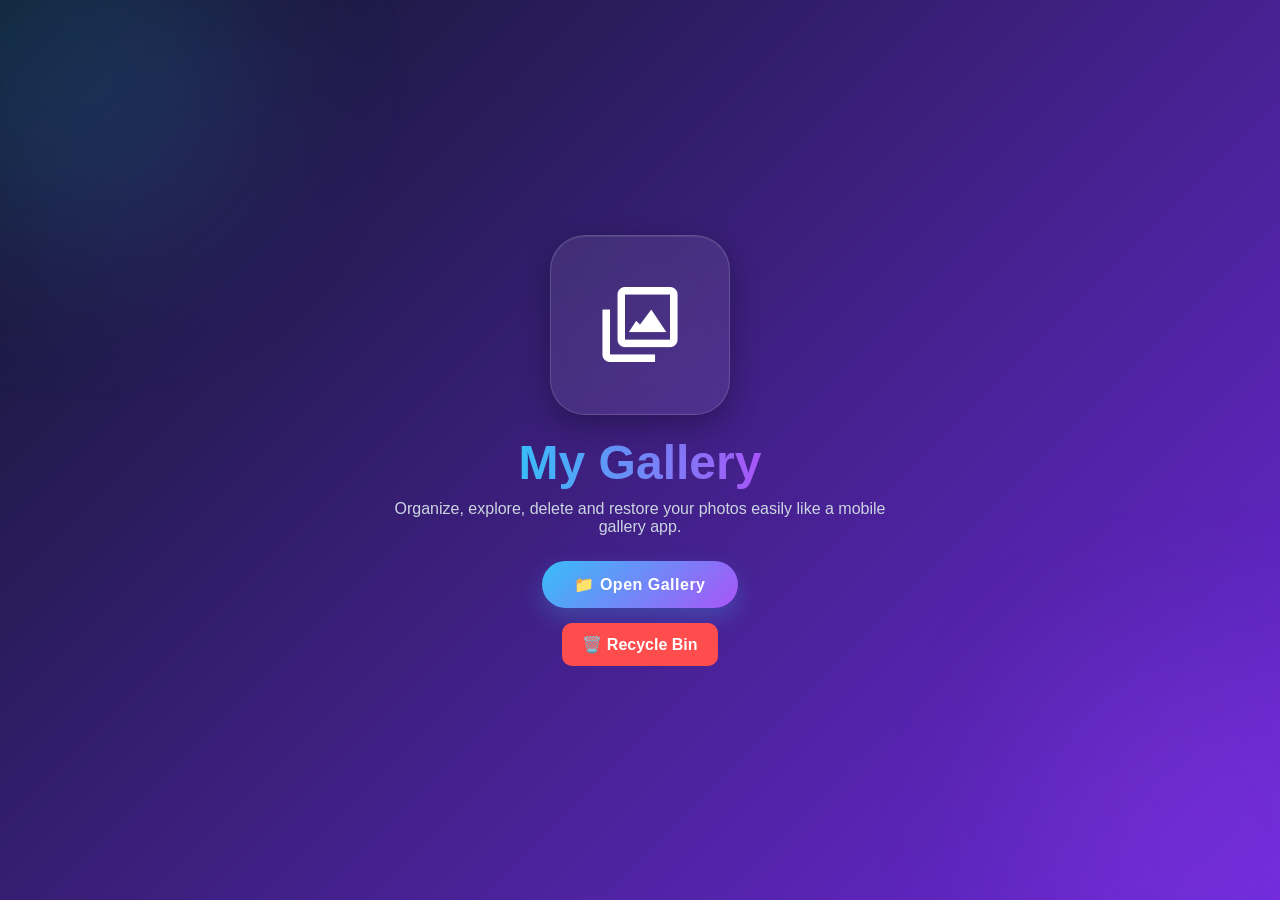
<file: index.html>
<!DOCTYPE html>
<html lang="en">
<head>
  <meta charset="UTF-8">
  <meta name="viewport" content="width=device-width, initial-scale=1.0">
  <title>Gallery App</title>

  <link rel="stylesheet" href="style.css">
  <link href='https://unpkg.com/boxicons@2.1.4/css/boxicons.min.css' rel='stylesheet'>
</head>

<body>

<div class="home-container">

  <div class="gallery-icon">
    <i class='bx bx-images'></i>
  </div>

  <h1>My Gallery</h1>

  <p class="subtitle">
    Organize, explore, delete and restore your photos easily like a mobile gallery app.
  </p>

  <!-- OPEN GALLERY -->
  <a href="folders.html" class="open-btn">
    📁 Open Gallery
  </a>

  <!-- TRASH / RECYCLE BIN -->
  <a href="trash.html" class="trash-btn">
    🗑️ Recycle Bin
  </a>

</div>

</body>
</html>
</file>
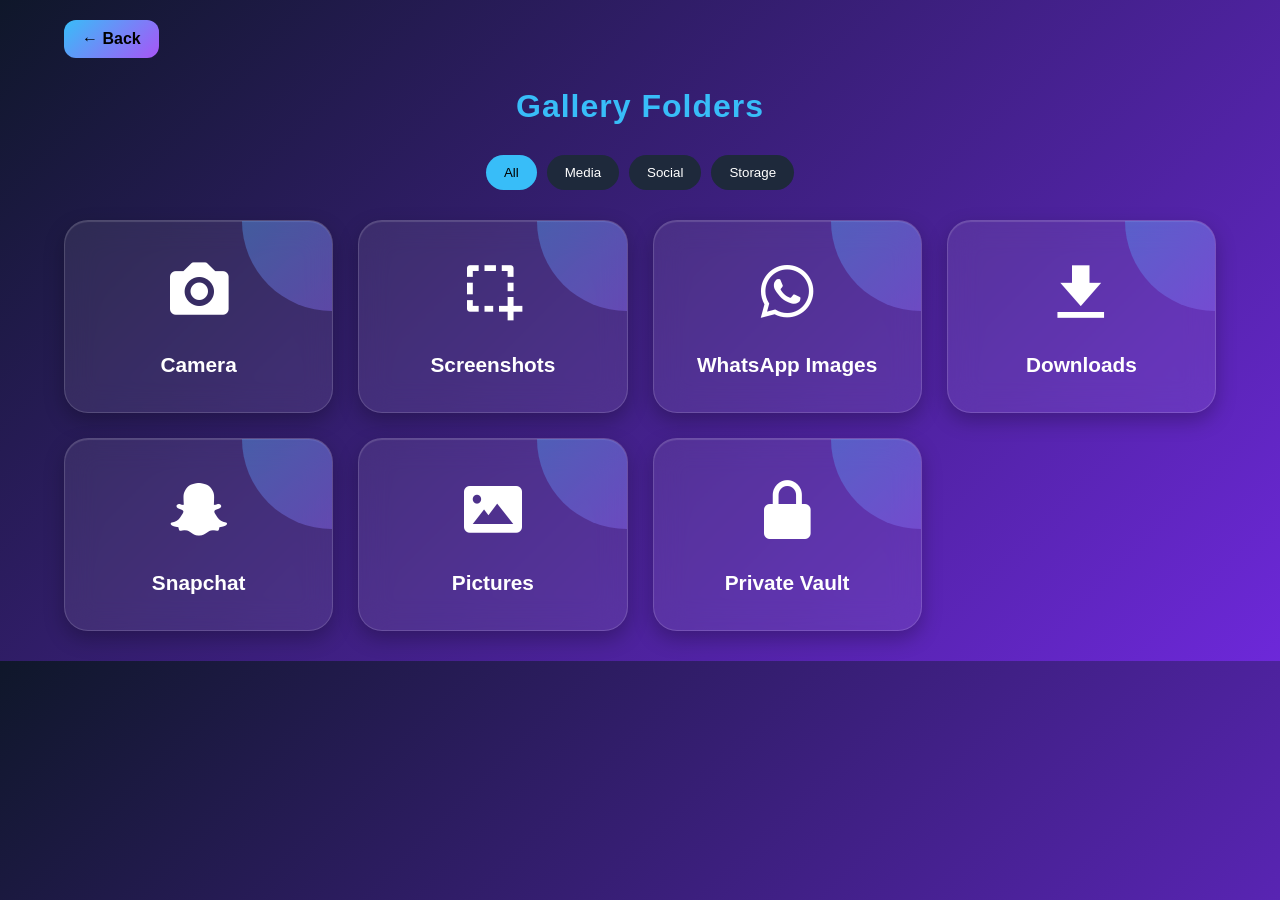
<file: folders.html>
<!DOCTYPE html>
<html lang="en">
<head>
  <meta charset="UTF-8">
  <meta name="viewport" content="width=device-width, initial-scale=1.0">
  <title>Folders</title>
  <link rel="stylesheet" href="style.css">
  <link href='https://unpkg.com/boxicons@2.1.4/css/boxicons.min.css' rel='stylesheet'>
</head>
<body>
<div class="top-bar">
  <a href="index.html" class="back-btn">← Back</a>
</div>
<h1 class="folder-heading">Gallery Folders</h1>
<div class="filter-buttons">
  <button class="filter-btn active" data-filter="all">All</button>
  <button class="filter-btn" data-filter="media">Media</button>
  <button class="filter-btn" data-filter="social">Social</button>
  <button class="filter-btn" data-filter="storage">Storage</button>
</div>
<div class="folders-container">
<div class="folder" data-category="media" onclick="openFolder('camera')">
  <span><i class='bx bxs-camera'></i></span>
  <h3>Camera</h3>
</div>

<div class="folder" data-category="media" onclick="openFolder('screenshots')">
  <span><i class='bx bx-screenshot'></i></span>
  <h3>Screenshots</h3>
</div>

<div class="folder" data-category="social" onclick="openFolder('whatsapp')">
  <span><i class='bx bxl-whatsapp' ></i></span>
  <h3>WhatsApp Images</h3>
</div>

<div class="folder" data-category="storage" onclick="openFolder('downloads')">
  <span><i class='bx bxs-download'></i></span>
  <h3>Downloads</h3>
</div>

<div class="folder" data-category="social" onclick="openFolder('snapchat')">
  <span><i class='bx bxl-snapchat' ></i></span>
  <h3>Snapchat</h3>
</div>

<div class="folder" data-category="media" onclick="openFolder('pictures')">
  <span><i class='bx bxs-image'></i></span>
  <h3>Pictures</h3>
</div>
<!-- 🔒 PRIVATE VAULT CARD -->
<div class="folder vault-card" onclick="openVault()" data-category="secure">
  <span class="lock-icon">
    <i class='bx bxs-lock-alt'></i>
  </span>
  <h3>Private Vault</h3>
</div>
</div>

    
    

    
    
    
    
<script src="script.js"></script>
</body>
</html>
</file>
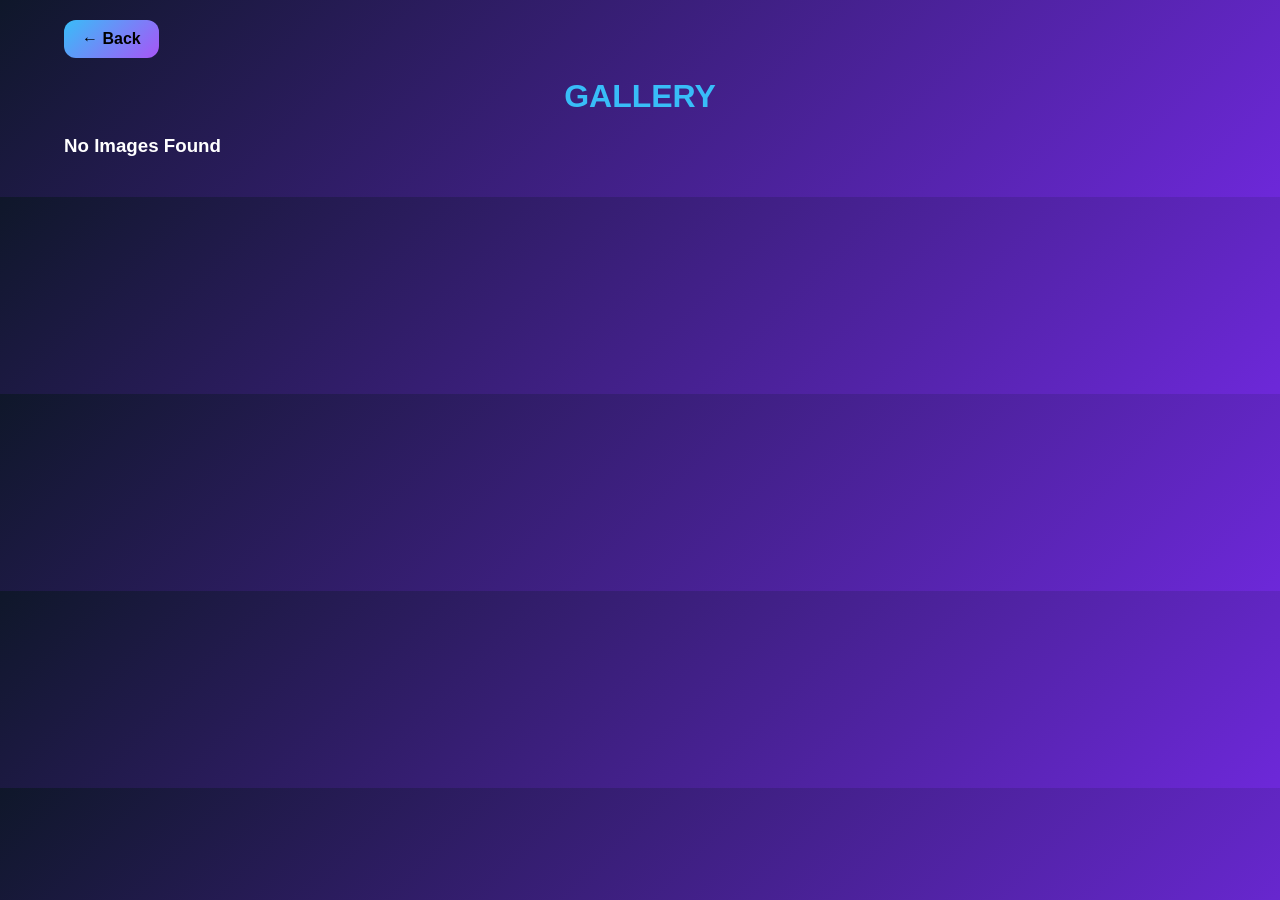
<file: gallery.html>
<!DOCTYPE html>
<html lang="en">
<head>
<meta charset="UTF-8">
<meta name="viewport" content="width=device-width, initial-scale=1.0">
<title>Folder Gallery</title>
<link rel="stylesheet" href="style.css">
</head>

<body>

<!-- TOP BAR -->
<div class="top-bar">
  <a href="folders.html" class="back-btn">← Back</a>
</div>

<!-- TITLE -->
<h1 id="folderTitle" class="gallery-title">Gallery</h1>

<!-- GALLERY GRID -->
<div class="gallery-grid" id="galleryGrid"></div>
<!-- IMAGE MODAL -->
<div id="modal" class="modal">
  <span class="close">&times;</span>
  <img class="modal-img" id="modalImg">
</div>
<script src="gallery.js"></script>
</body>
</html>
</file>
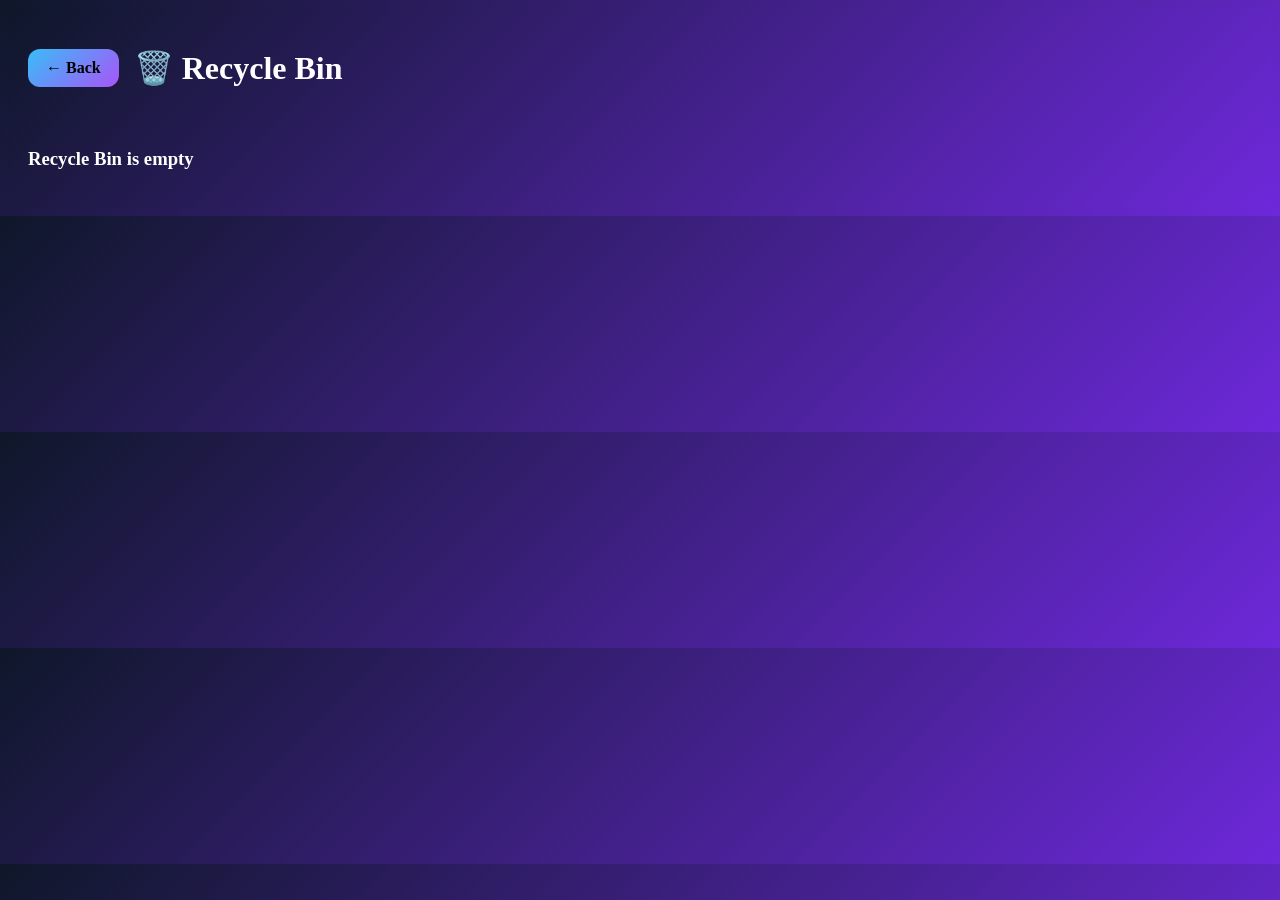
<file: trash.html>
<!DOCTYPE html>
<html lang="en">
<head>
  <meta charset="UTF-8">
  <meta name="viewport" content="width=device-width, initial-scale=1.0">
  <title>Recycle Bin</title>

  <link rel="stylesheet" href="trash.css">
</head>
<body>

  <div class="trash-container">

    <div class="top-bar">
      <a href="folders.html" class="back-btn">← Back</a>

      <h1>🗑️ Recycle Bin</h1>
    </div>

    <div id="trashGrid" class="gallery-grid"></div>

  </div>

  <script src="trash.js"></script>

</body>
</html>
</file>
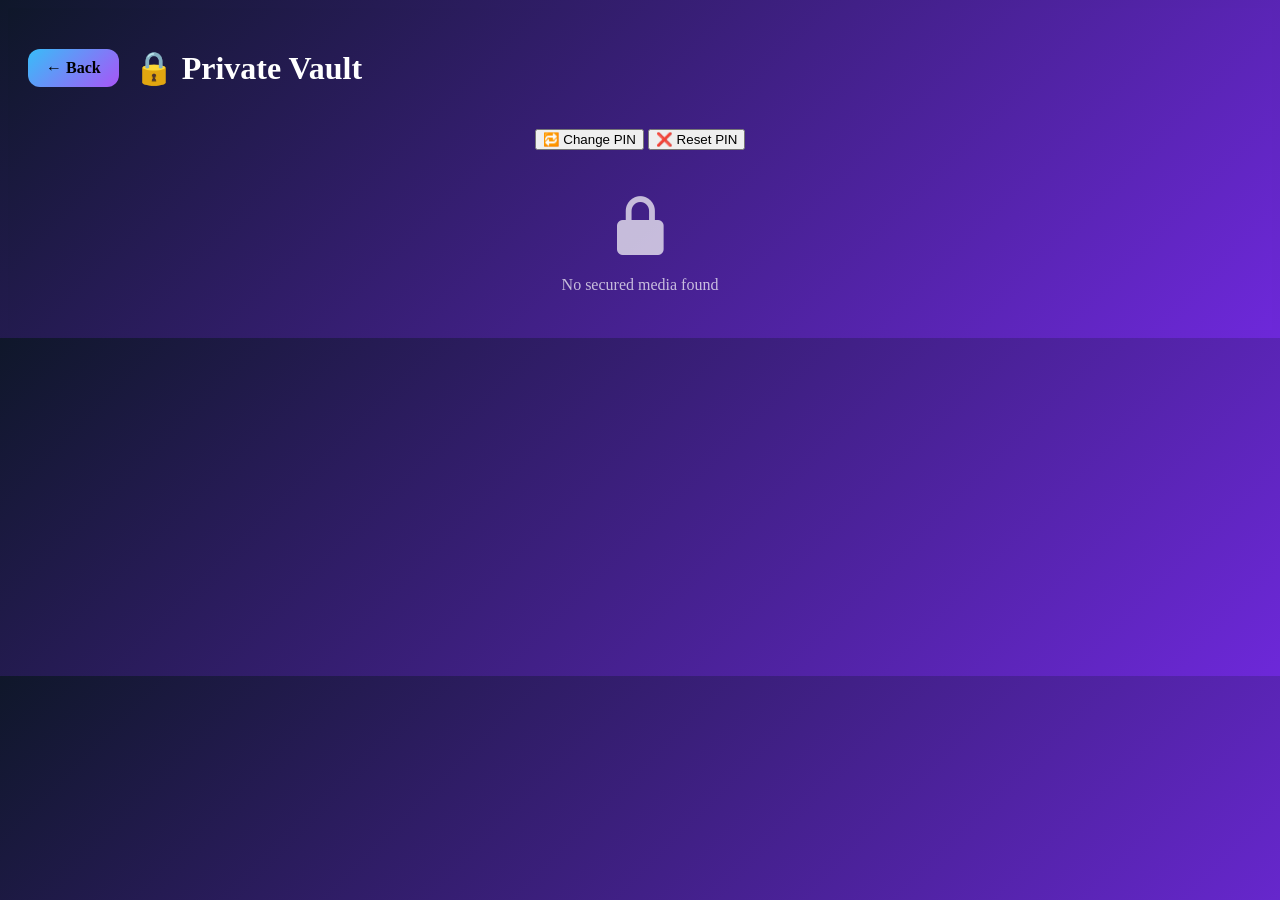
<file: vault.html>
<!DOCTYPE html>
<html lang="en">
<head>
<meta charset="UTF-8">
<meta name="viewport" content="width=device-width, initial-scale=1.0">
<title>Private Vault</title>

<link rel="stylesheet" href="trash.css">
<link href='https://unpkg.com/boxicons@2.1.4/css/boxicons.min.css' rel='stylesheet'>
</head>

<body>

<div class="trash-container">

  <!-- TOP BAR -->
  <div class="top-bar">
    <a href="folders.html" class="back-btn">← Back</a>
    <h1>🔒 Private Vault</h1>
  </div>

  <div style="text-align:center; margin: 15px;">
    <button onclick="changeVaultPin()">🔁 Change PIN</button>
    <button onclick="resetVaultPin()">❌ Reset PIN</button>
  </div>

  <!-- EMPTY STATE -->
  <div id="emptyState" style="text-align:center; margin-top:40px; opacity:0.7;">
    <i class='bx bxs-lock-alt' style="font-size:70px;"></i>
    <p>No secured media found</p>
  </div>

  <!-- GRID -->
  <div id="vaultGrid" class="gallery-grid"></div>

</div>

<script>
let vault = JSON.parse(localStorage.getItem("vault")) || [];
let images = JSON.parse(localStorage.getItem("images")) || {};

const grid = document.getElementById("vaultGrid");
const empty = document.getElementById("emptyState");

/* ======================
   RENDER VAULT
====================== */
function renderVault() {
  grid.innerHTML = "";

  if (!vault || vault.length === 0) {
    empty.style.display = "block";
    return;
  }

  empty.style.display = "none";

  vault.forEach((item, index) => {

    // 🔥 FIX: handle both string & object
    let imgSrc = typeof item === "string" ? item : item.img;

    grid.innerHTML += `
      <div class="image-card">

        <img src="${imgSrc}" 
             onerror="this.src='/images/fallback.png'">

        <!-- DELETE -->
        <button class="delete-btn" onclick="removeFromVault(${index})">
          <i class='bx bx-trash'></i>
        </button>

        <!-- RESTORE -->
        <button class="restore-btn" onclick="restoreFromVault(${index})">
          🔄
        </button>

      </div>
    `;
  });
}

/* ======================
   DELETE FROM VAULT
====================== */
function removeFromVault(index) {
  vault.splice(index, 1);
  localStorage.setItem("vault", JSON.stringify(vault));
  renderVault();
}

/* ======================
   RESTORE TO GALLERY
====================== */
function restoreFromVault(index) {

  let item = vault[index];
  if (!item) return;

  let imgSrc = typeof item === "string" ? item : item.img;
  let folder = item.folder || "camera";

  if (!images[folder]) {
    images[folder] = [];
  }

  images[folder].push(imgSrc);

  vault.splice(index, 1);

  localStorage.setItem("vault", JSON.stringify(vault));
  localStorage.setItem("images", JSON.stringify(images));

  renderVault();
}

renderVault();
</script>
<script src="script.js"></script>
</body>
</html>
</file>
<file: style.css>
*{
  margin:0;
  padding:0;
  box-sizing:border-box;
  font-family:Arial,sans-serif;
}

body,html{
  background: linear-gradient(135deg,#0F172A,#6D28D9);
  color:white;
  overflow-x: hidden;
}

/* HOME PAGE */
/* HOME PAGE */

.home-container{
  min-height:100vh;
  display:flex;
  flex-direction:column;
  justify-content:center;
  align-items:center;
  text-align:center;
  padding:20px;
  position:relative;
  overflow:hidden;
}

/* BACKGROUND GLOW EFFECTS */
.home-container::before{
  content:"";
  position:absolute;
  width:350px;
  height:350px;
  border-radius:50%;
  background:rgba(56,189,248,.15);
  filter:blur(80px);
  top:-100px;
  left:-100px;
}

.home-container::after{
  content:"";
  position:absolute;
  width:350px;
  height:350px;
  border-radius:50%;
  background:rgba(168,85,247,.15);
  filter:blur(80px);
  bottom:-100px;
  right:-100px;
}

/* GALLERY ICON CARD */
.gallery-icon{
  width:180px;
  height:180px;

  display:flex;
  justify-content:center;
  align-items:center;

  font-size:90px;

  background:rgba(255,255,255,.08);
  backdrop-filter:blur(15px);
  -webkit-backdrop-filter:blur(15px);

  border:1px solid rgba(255,255,255,.15);
  border-radius:35px;

  box-shadow:
    0 10px 30px rgba(0,0,0,.3),
    inset 0 1px 1px rgba(255,255,255,.1);

  animation:float 3s ease-in-out infinite;
}

/* HEADING */
.home-container h1{
  font-size:3rem;
  font-weight:700;
  margin-top:20px;

  background:linear-gradient(
    90deg,
    #38bdf8,
    #a855f7
  );

  -webkit-background-clip:text;
  -webkit-text-fill-color:transparent;
}

/* SUBTITLE */
.subtitle{
  color:#cbd5e1;
  margin-top:10px;
  margin-bottom:25px;
  font-size:1rem;
  max-width:500px;
}

/* BUTTON */
.open-btn{
  text-decoration:none;
  color:white;

  background:linear-gradient(
    135deg,
    #38bdf8,
    #a855f7
  );

  padding:14px 32px;
  border-radius:50px;

  font-weight:600;
  letter-spacing:.5px;

  transition:.35s ease;

  box-shadow:
    0 10px 25px rgba(56,189,248,.25);
}

.open-btn:hover{
  transform:translateY(-4px) scale(1.05);

  box-shadow:
    0 15px 35px rgba(168,85,247,.35);
}

/* FLOATING ICON ANIMATION */
@keyframes float{
  0%{
    transform:translateY(0);
  }

  50%{
    transform:translateY(-12px);
  }

  100%{
    transform:translateY(0);
  }
}
.trash-btn {
  display: inline-block;
  margin-top: 15px;
  padding: 12px 20px;
  background: #ff4d4d;
  color: white;
  text-decoration: none;
  border-radius: 10px;
  font-weight: bold;
}

.trash-btn:hover {
  background: #e60000;
}
/* TOP BAR */
.top-bar{
  width:90%;
  margin:20px auto;
}
/* back button */
.back-btn{
  text-decoration:none;
  background:#38bdf8;
  color:black;
  padding:10px 18px;
  border-radius:10px;
  font-weight:bold;
  transition:.3s;
}

.back-btn:hover{
  opacity:.9;
}

/* FOLDERS PAGE */

.folder-heading{
  text-align:center;
  margin:30px 0;
  color:#38bdf8;
  font-size:2rem;
  font-weight:700;
  letter-spacing:1px;
}

/* GRID */
.folders-container{
  width:90%;
  margin:auto;
  display:grid;
  grid-template-columns:repeat(auto-fit,minmax(250px,1fr));
  gap:25px;
  padding-bottom:30px;
}

/* PREMIUM GLASS CARD */
.folder{
  position:relative;
  overflow:hidden;

  background:rgba(255,255,255,0.08);
  backdrop-filter:blur(15px);
  -webkit-backdrop-filter:blur(15px);

  border:1px solid rgba(255,255,255,0.15);
  border-radius:24px;

  padding:35px 25px;
  text-align:center;
  cursor:pointer;

  transition:all .4s ease;

  box-shadow:
    0 8px 20px rgba(0,0,0,0.25),
    inset 0 1px 1px rgba(255,255,255,0.15);
}

/* GRADIENT GLOW */
.folder::before{
  content:"";
  position:absolute;
  width:180px;
  height:180px;

  background:linear-gradient(
    135deg,
    rgba(56,189,248,.4),
    rgba(168,85,247,.4)
  );

  border-radius:50%;

  top:-90px;
  right:-90px;

  transition:.5s ease;
}

/* HOVER EFFECT */
.folder:hover{
  transform:
    translateY(-12px)
    scale(1.03);

  box-shadow:
    0 20px 35px rgba(56,189,248,.25),
    0 0 25px rgba(168,85,247,.15);
}

.folder:hover::before{
  transform:scale(1.3);
}
.image-card {
  position: relative;
}

.delete-btn {
  position: absolute;
  top: 10px;
  right: 10px;
  border: none;
  background: rgba(255, 0, 0, 0.8);
  color: white;
  padding: 8px;
  border-radius: 50%;
  cursor: pointer;
}

/* ICON */
.folder span{
  display:block;
  font-size:70px;
  margin-bottom:15px;
  transition:.4s ease;
  position:relative;
  z-index:2;
}

.folder:hover span{
  transform:scale(1.15) rotate(5deg);
}

/* TITLE */
.folder h3{
  margin-top:10px;
  font-size:1.3rem;
  font-weight:600;
  color:white;
  position:relative;
  z-index:2;
}

/* SHINY ANIMATION */
.folder::after{
  content:"";
  position:absolute;
  top:0;
  left:-100%;
  width:100%;
  height:100%;

  background:linear-gradient(
    90deg,
    transparent,
    rgba(255,255,255,.15),
    transparent
  );

  transition:.8s;
}

.folder:hover::after{
  left:100%;
}
.filter-buttons{
  display:flex;
  justify-content:center;
  gap:10px;
  flex-wrap:wrap;
  margin-bottom:30px;
}

.filter-btn{
  padding:10px 18px;
  border:none;
  border-radius:25px;
  background:#1e293b;
  color:white;
  cursor:pointer;
  transition:.3s;
}

.filter-btn:hover,
.filter-btn.active{
  background:#38bdf8;
  color:black;
}
/* TOP BAR */
.top-bar{
  width:90%;
  margin:20px auto;
}

.back-btn{
  display:inline-block;
  padding:10px 18px;
  background:linear-gradient(135deg,#38bdf8,#a855f7);
  color:black;
  font-weight:bold;
  text-decoration:none;
  border-radius:12px;
  transition:.3s;
}

.back-btn:hover{
  transform:scale(1.05);
}

/* TITLE */
.gallery-title{
  text-align:center;
  margin:20px 0;
  font-size:2rem;
  color:#38bdf8;
}

/* GRID */
.gallery-grid{
  width:90%;
  margin:auto;
  display:grid;
  grid-template-columns:repeat(auto-fit,minmax(220px,1fr));
  gap:20px;
  padding-bottom:40px;
}

/* IMAGE CARD */
.image-card{
  position:relative;
  overflow:hidden;

  border-radius:20px;

  background:rgba(255,255,255,0.08);
  backdrop-filter:blur(10px);

  border:1px solid rgba(255,255,255,0.15);

  transition:.4s ease;
}

/* IMAGE */
.image-card img{
  width:100%;
  height:100%;
  display:block;
  object-fit:cover;
  transition:.4s ease;
}

/* HOVER EFFECT */
.image-card:hover img{
  transform:scale(1.1);
}

.image-card:hover{
  box-shadow:0 15px 30px rgba(0,0,0,0.4);
  transform:translateY(-5px);
}

/* RESPONSIVE */
@media(max-width:600px){
  .gallery-title{
    font-size:1.5rem;
  }

  .back-btn{
    padding:8px 14px;
    font-size:14px;
  }
}
/* MODAL BACKGROUND */
.modal{
  display:none;
  position:fixed;
  top:0;
  left:0;
  width:100%;
  height:100%;
  background:rgba(0,0,0,0.9);
  justify-content:center;
  align-items:center;
  z-index:9999;
}

/* IMAGE INSIDE MODAL */
.modal-img{
  max-width:90%;
  max-height:85%;
  border-radius:15px;
  animation:zoomIn 0.3s ease;
}

/* CLOSE BUTTON */
.close{
  position:absolute;
  top:20px;
  right:30px;
  font-size:40px;
  color:white;
  cursor:pointer;
  font-weight:bold;
}

/* ANIMATION */
@keyframes zoomIn{
  from{
    transform:scale(0.6);
    opacity:0;
  }
  to{
    transform:scale(1);
    opacity:1;
  }
}
.folder, .image-card, .open-btn, .trash-btn {
  transition: transform 0.25s ease, box-shadow 0.25s ease;
}

.folder:active, .image-card:active {
  transform: scale(0.96);
}
.vault-btn{
  position:absolute;
  top:10px;
  right:45px;

  background: rgba(0,0,0,0.6);
  border:none;
  color:white;

  padding:8px;
  border-radius:50%;
  cursor:pointer;

  backdrop-filter: blur(10px);
  transition: 0.3s;
}

.vault-btn:hover{
  background:#38bdf8;
  transform: scale(1.1);
}

.image-card{
  position:relative;
}
</file>
<file: trash.css>
body,html{
  background: linear-gradient(135deg,#0F172A,#6D28D9);
  color:white;
  overflow-x: hidden;
}

.trash-container {
  padding: 20px;
}

.top-bar {
  display: flex;
  align-items: center;
  gap: 15px;
  margin-bottom: 20px;
}

.back-btn {
  text-decoration: none;
  color: #333;
  font-weight: bold;
}

.gallery-grid {
  display: grid;
  grid-template-columns: repeat(auto-fill, minmax(170px, 1fr));
  gap: 20px;
}

.image-card img {
  width: 100%;
  border-radius: 12px;
  display: block;
}

.image-card {
  position: relative;
  width: 260px;
}
.trash-card {
  position: relative;
  width: 260px;
}

.trash-card img {
  width: 100%;
  border-radius: 15px;
  display: block;
}

.trash-actions {
  position: absolute;
  bottom: 10px;
  right: 10px;

  display: flex;
  gap: 10px;
}

.restore-btn,
.permanent-delete-btn {
  width: 42px;
  height: 42px;

  border: none;
  border-radius: 50%;

  display: flex;
  align-items: center;
  justify-content: center;

  cursor: pointer;
  font-size: 18px;
}

.restore-btn {
  background: #22c55e;
  color: white;
}

.permanent-delete-btn {
  background: #ef4444;
  color: white;
} .back-btn{
  display:inline-block;
  padding:10px 18px;
  background:linear-gradient(135deg,#38bdf8,#a855f7);
  color:black;
  font-weight:bold;
  text-decoration:none;
  border-radius:12px;
  transition:.3s;
}

.back-btn:hover{
  transform:scale(1.05);
}
</file>
